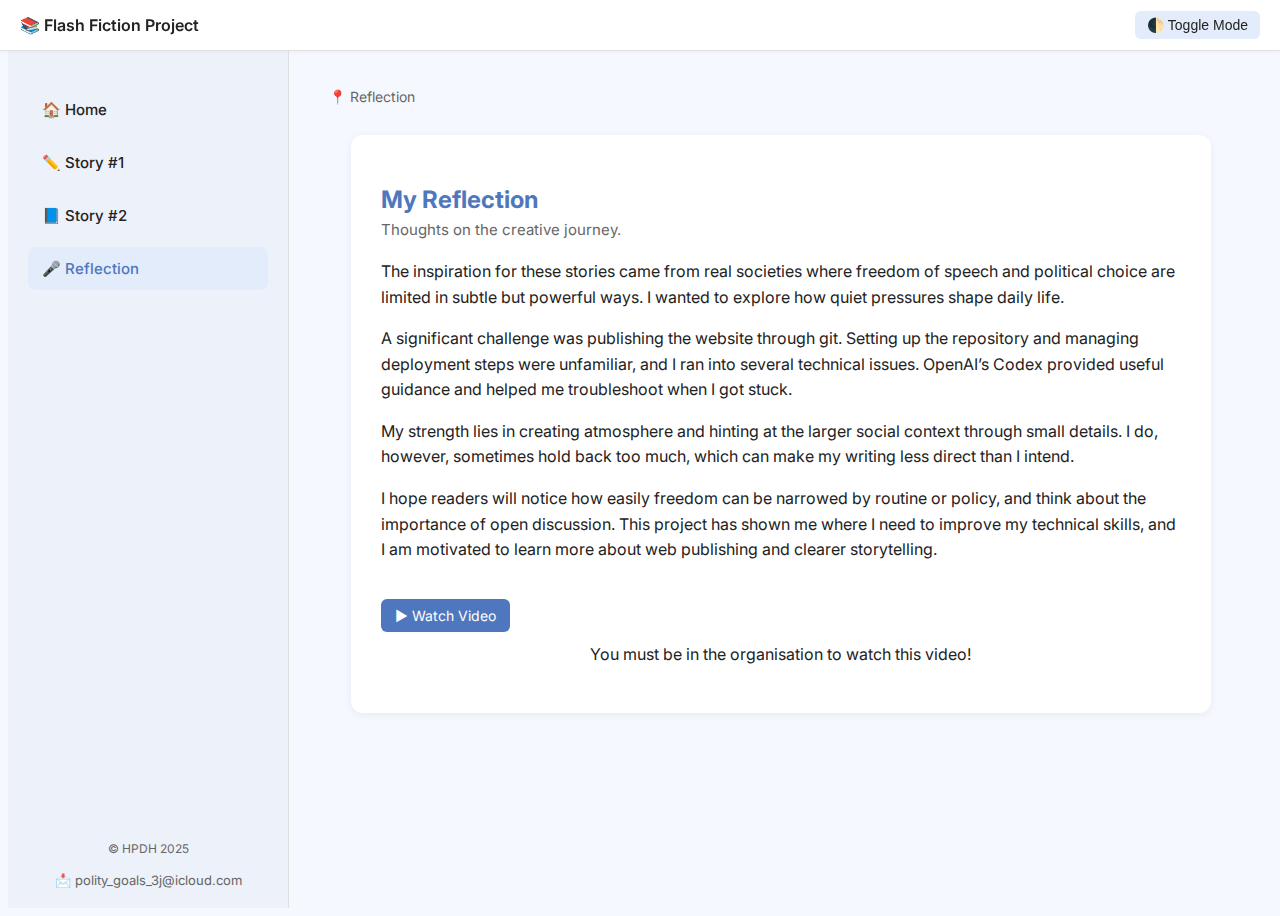
<file: reflection.html>
<!DOCTYPE html>
<html lang="en">
<head>
  <meta charset="UTF-8">
  <meta name="viewport" content="width=device-width, initial-scale=1.0">
  <title>Flash Fiction – Reflection</title>
  <link href="https://fonts.googleapis.com/css2?family=Inter:wght@400;600&display=swap" rel="stylesheet">
  <link rel="stylesheet" href="style.css">
</head>
<body>

    <header>
      <button class="menu-btn" onclick="toggleSidebar()">☰</button>
      📚 Flash Fiction Project
      <button class="toggle-btn" onclick="toggleTheme()">🌓 Toggle Mode</button>
    </header>

  <div class="sidebar">
    <a href="index.html" class="nav-link">🏠 Home</a>
    <a href="story1.html" class="nav-link">✏️ Story #1</a>
    <a href="story2.html" class="nav-link">📘 Story #2</a>
    <a href="reflection.html" class="nav-link active">🎤 Reflection</a>
    <div class="footer"> &copy; HPDH 2025</div>
    <div class="email">📩 polity_goals_3j@icloud.com</div>
  </div>


  <div class="main">
    <div class="breadcrumb">📍 Reflection</div>
    <div class="card">
      <h2>My Reflection</h2>
      <div class="summary">Thoughts on the creative journey.</div>
      <p>The inspiration for these stories came from real societies where freedom of speech and political choice are limited in subtle but powerful ways. I wanted to explore how quiet pressures shape daily life.</p>
      <p>A significant challenge was publishing the website through git. Setting up the repository and managing deployment steps were unfamiliar, and I ran into several technical issues. OpenAI’s Codex provided useful guidance and helped me troubleshoot when I got stuck.</p>
      <p>My strength lies in creating atmosphere and hinting at the larger social context through small details. I do, however, sometimes hold back too much, which can make my writing less direct than I intend.</p>
      <p>I hope readers will notice how easily freedom can be narrowed by routine or policy, and think about the importance of open discussion. This project has shown me where I need to improve my technical skills, and I am motivated to learn more about web publishing and clearer storytelling.</p>
      <a class="video-button" href="https://drive.google.com/file/d/13lTzKN7z1o4kMlYTGPyxTjfbAJvbi1IL/view" target="_blank">▶ Watch Video</a>
      <p class="video-note">You must be in the organisation to watch this video!</p>
    </div>
  </div>

<script>
  if (localStorage.getItem('theme') === 'dark') {
    document.body.classList.add('dark');
  }

  function toggleTheme() {
    document.body.classList.toggle('dark');
    const mode = document.body.classList.contains('dark') ? 'dark' : 'light';
    localStorage.setItem('theme', mode);
  }

  function toggleSidebar() {
    document.body.classList.toggle('sidebar-open');
  }

  document.querySelectorAll('.sidebar .nav-link').forEach(link => {
    link.addEventListener('click', () => {
      document.body.classList.remove('sidebar-open');
    });
  });
</script>
</body>
</html>
</file>
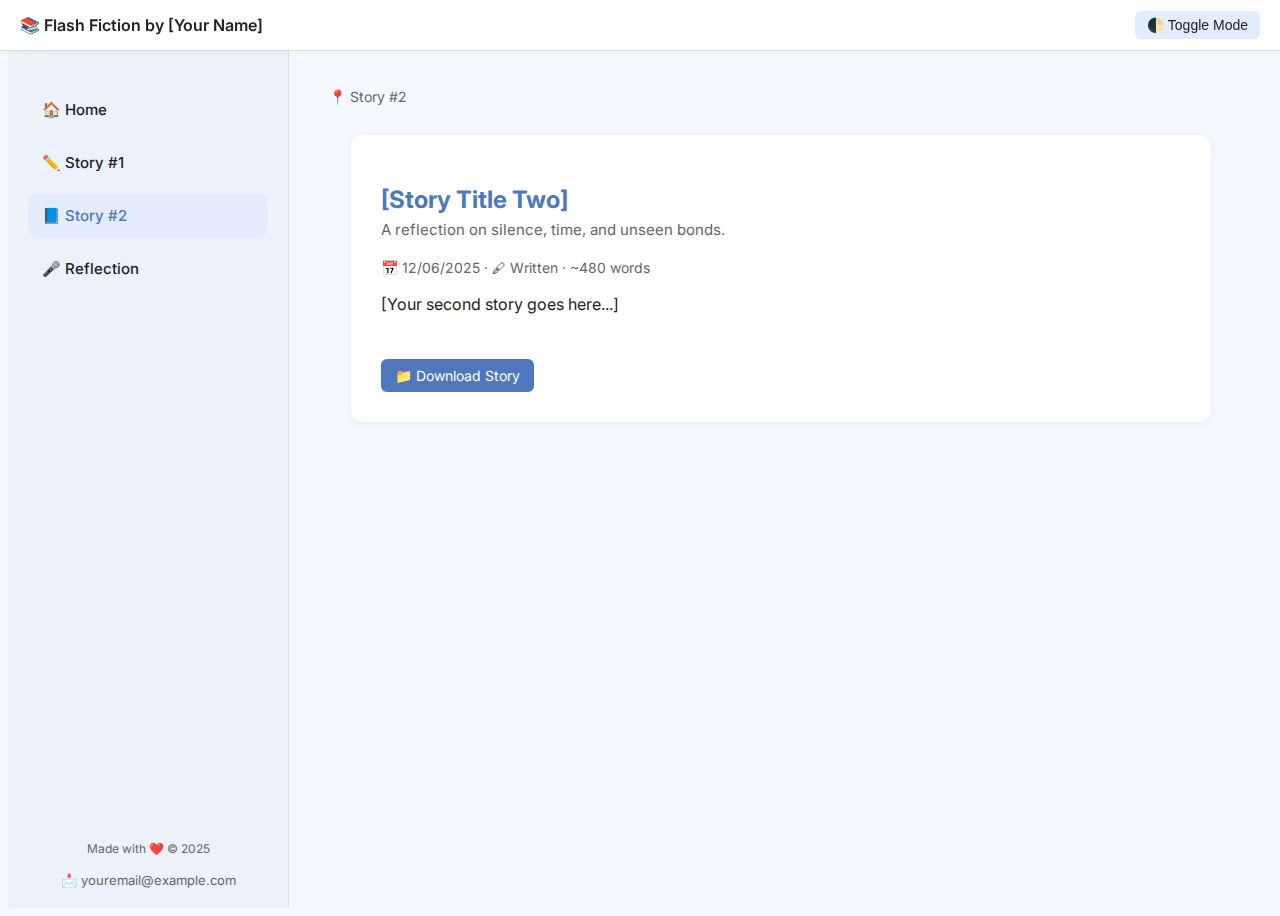
<file: story2.html>
<!DOCTYPE html>
<html lang="en">
<head>
  <meta charset="UTF-8">
  <meta name="viewport" content="width=device-width, initial-scale=1">
  <title>Flash Fiction – Story #2</title>
  <link href="https://fonts.googleapis.com/css2?family=Inter:wght@400;600&display=swap" rel="stylesheet">
  <link rel="stylesheet" href="style.css">
</head>
<body>

  <header>
    📚 Flash Fiction by [Your Name]
    <button class="toggle-btn" onclick="toggleTheme()">🌓 Toggle Mode</button>
  </header>

  <div class="sidebar">
    <a href="index.html" class="nav-link">🏠 Home</a>
    <a href="story1.html" class="nav-link">✏️ Story #1</a>
    <a href="story2.html" class="nav-link active">📘 Story #2</a>
    <a href="reflection.html" class="nav-link">🎤 Reflection</a>
    <div class="footer">Made with ❤️ &copy; 2025</div>
    <div class="email">📩 youremail@example.com</div>
  </div>

  <div class="main">
    <div class="breadcrumb">📍 Story #2</div>
    <div class="card">
      <h2>[Story Title Two]</h2>
      <div class="summary">A reflection on silence, time, and unseen bonds.</div>
      <div class="metadata">📅 12/06/2025 · 🖋 Written · ~480 words</div>
      <p>[Your second story goes here...]</p>
      <a class="download-button" href="data:text/plain;charset=utf-8,[Story Title Two]%0AWritten by [Your Name].%0A%0A[Your story text goes here.]%0A%0AAll rights reserved. This story or any portion thereof may not be reproduced or used in any manner whatsoever without the express written permission of the author." download="Story2_[YourName].txt">📁 Download Story</a>
    </div>
  </div>

<script>
  if (localStorage.getItem('theme') === 'dark') {
    document.body.classList.add('dark');
  }

  function toggleTheme() {
    document.body.classList.toggle('dark');
    const mode = document.body.classList.contains('dark') ? 'dark' : 'light';
    localStorage.setItem('theme', mode);
  }
</script>
</body>
</html>
</file>
<file: style.css>
:root {
  --accent: #4f77be;
  --bg-sidebar: #ecf1fa;
  --bg-light: #f5f8fe;
  --bg-white: #ffffff;
  --hover: #e3ecfb;
  --text: #222;
  --text-light: #666;
  --border: #e0e0e0;
}

body.dark {
  --bg-sidebar: #1a2433;
  --accent: #85b3ff;
  --bg-light: #111827;
  --bg-white: #1e293b;
  --hover: #2c3e50;
  --text: #f3f4f6;
  --text-light: #94a3b8;
  --border: #334155;
}

body {
  background: var(--bg-light);
  color: var(--text);
  transition: background 0.3s, color 0.3s;
  font-family: 'Inter', sans-serif;
  display: flex;
  height: 100vh;
}

header {
  position: fixed;
  top: 0;
  left: 0;
  right: 0;
  height: 50px;
  background: var(--bg-white);
  border-bottom: 1px solid var(--border);
  display: flex;
  align-items: center;
  padding: 0 20px;
  z-index: 1000;
  font-weight: 600;
  font-size: 16px;
  box-shadow: 0 2px 4px rgba(0,0,0,0.03);
}

.toggle-btn {
  margin-left: auto;
  background: var(--hover);
  color: var(--text);
  border: none;
  padding: 6px 12px;
  border-radius: 6px;
  font-size: 14px;
  cursor: pointer;
  transition: background 0.3s;
}
.toggle-btn:hover {
  background: var(--accent);
  color: white;
}

.menu-btn {
  display: none;
  margin-right: 10px;
  background: var(--hover);
  border: none;
  padding: 6px 10px;
  border-radius: 6px;
  font-size: 18px;
  cursor: pointer;
  transition: background 0.3s;
}
.menu-btn:hover {
  background: var(--accent);
  color: white;
}

.sidebar {
  width: 240px;
  background: var(--bg-sidebar);
  padding: 80px 20px 20px;
  display: flex;
  flex-direction: column;
  border-right: 1px solid var(--border);
}

.sidebar .nav-link {
  background: none;
  border: none;
  text-align: left;
  padding: 12px 14px;
  margin-bottom: 10px;
  font-size: 15px;
  font-weight: 500;
  border-radius: 8px;
  cursor: pointer;
  color: var(--text);
  text-decoration: none;
  display: block;
  transition: background 0.2s;
}

.sidebar .nav-link:hover,
.sidebar .nav-link.active {
  background: var(--hover);
  color: var(--accent);
}

.footer {
  margin-top: auto;
  font-size: 12px;
  text-align: center;
  color: var(--text-light);
  margin-bottom: 10px;
}

.email {
  font-size: 13px;
  text-align: center;
  color: var(--text-light);
  margin-top: 6px;
}

.main {
  flex: 1;
  overflow-y: auto;
  padding: 80px 40px 40px;
}

.section {
  display: block;
  animation: fadeIn 0.3s ease;
}

@keyframes fadeIn {
  from { opacity: 0; transform: translateY(10px); }
  to { opacity: 1; transform: translateY(0); }
}

.breadcrumb {
  font-size: 14px;
  color: var(--text-light);
  margin-bottom: 20px;
}

.hero {
  background: var(--bg-white);
  border-radius: 12px;
  box-shadow: 0 4px 12px rgba(0, 0, 0, 0.05);
  padding: 60px 40px;
  text-align: center;
  max-width: 700px;
  margin: 60px auto 20px;
}

.hero h2 {
  font-size: 32px;
  color: var(--accent);
  margin-bottom: 20px;
}

.hero p {
  font-size: 17px;
  color: var(--text-light);
  line-height: 1.6;
}

.notification {
  background: #fff9d9;
  border: 1px solid #f4e6a2;
  padding: 15px 20px;
  border-radius: 8px;
  font-size: 15px;
  margin: 20px auto 30px;
  max-width: 700px;
  color: #554d00;
}

.card {
  background: var(--bg-white);
  border-radius: 12px;
  box-shadow: 0 2px 8px rgba(0, 0, 0, 0.06);
  padding: 30px;
  max-width: 800px;
  margin: 30px auto;
}

.card h2 {
  color: var(--accent);
  font-size: 24px;
  margin-bottom: 6px;
}

.summary {
  font-size: 15px;
  color: var(--text-light);
  margin-bottom: 20px;
}

.metadata {
  font-size: 14px;
  color: var(--text-light);
  margin-bottom: 16px;
}

.card p, .card ul {
  font-size: 16px;
  line-height: 1.6;
  color: var(--text);
}

.card ul {
  margin-top: 10px;
  padding-left: 20px;
}

.video-note {
  margin-top: 10px;
  color: var(--text-light);
  font-size: 14px;
  text-align: center;
}

.video-button {
  margin-top: 20px;
  display: inline-block;
  padding: 8px 14px;
  background: var(--accent);
  color: white;
  border-radius: 6px;
  font-size: 14px;
  text-decoration: none;
  transition: background 0.3s;
}

.video-button:hover {
  background: #3f65a5;
}

.download-button {
  margin-top: 25px;
  display: inline-block;
  padding: 8px 14px;
  background: var(--accent);
  color: white;
  border-radius: 6px;
  font-size: 14px;
  text-decoration: none;
  transition: background 0.3s;
}

.download-button:hover {
  background: #3f65a5;
}

@media (max-width: 768px) {
  body {
    flex-direction: column;
    height: auto;
  }

  .menu-btn {
    display: block;
  }

  .sidebar {
    position: fixed;
    left: 0;
    top: 0;
    height: 100%;
    transform: translateX(-100%);
    transition: transform 0.3s;
    z-index: 999;
  }
  body.sidebar-open .sidebar {
    transform: translateX(0);
  }

  .main {
    padding: 70px 20px 40px;
  }
}
</file>
